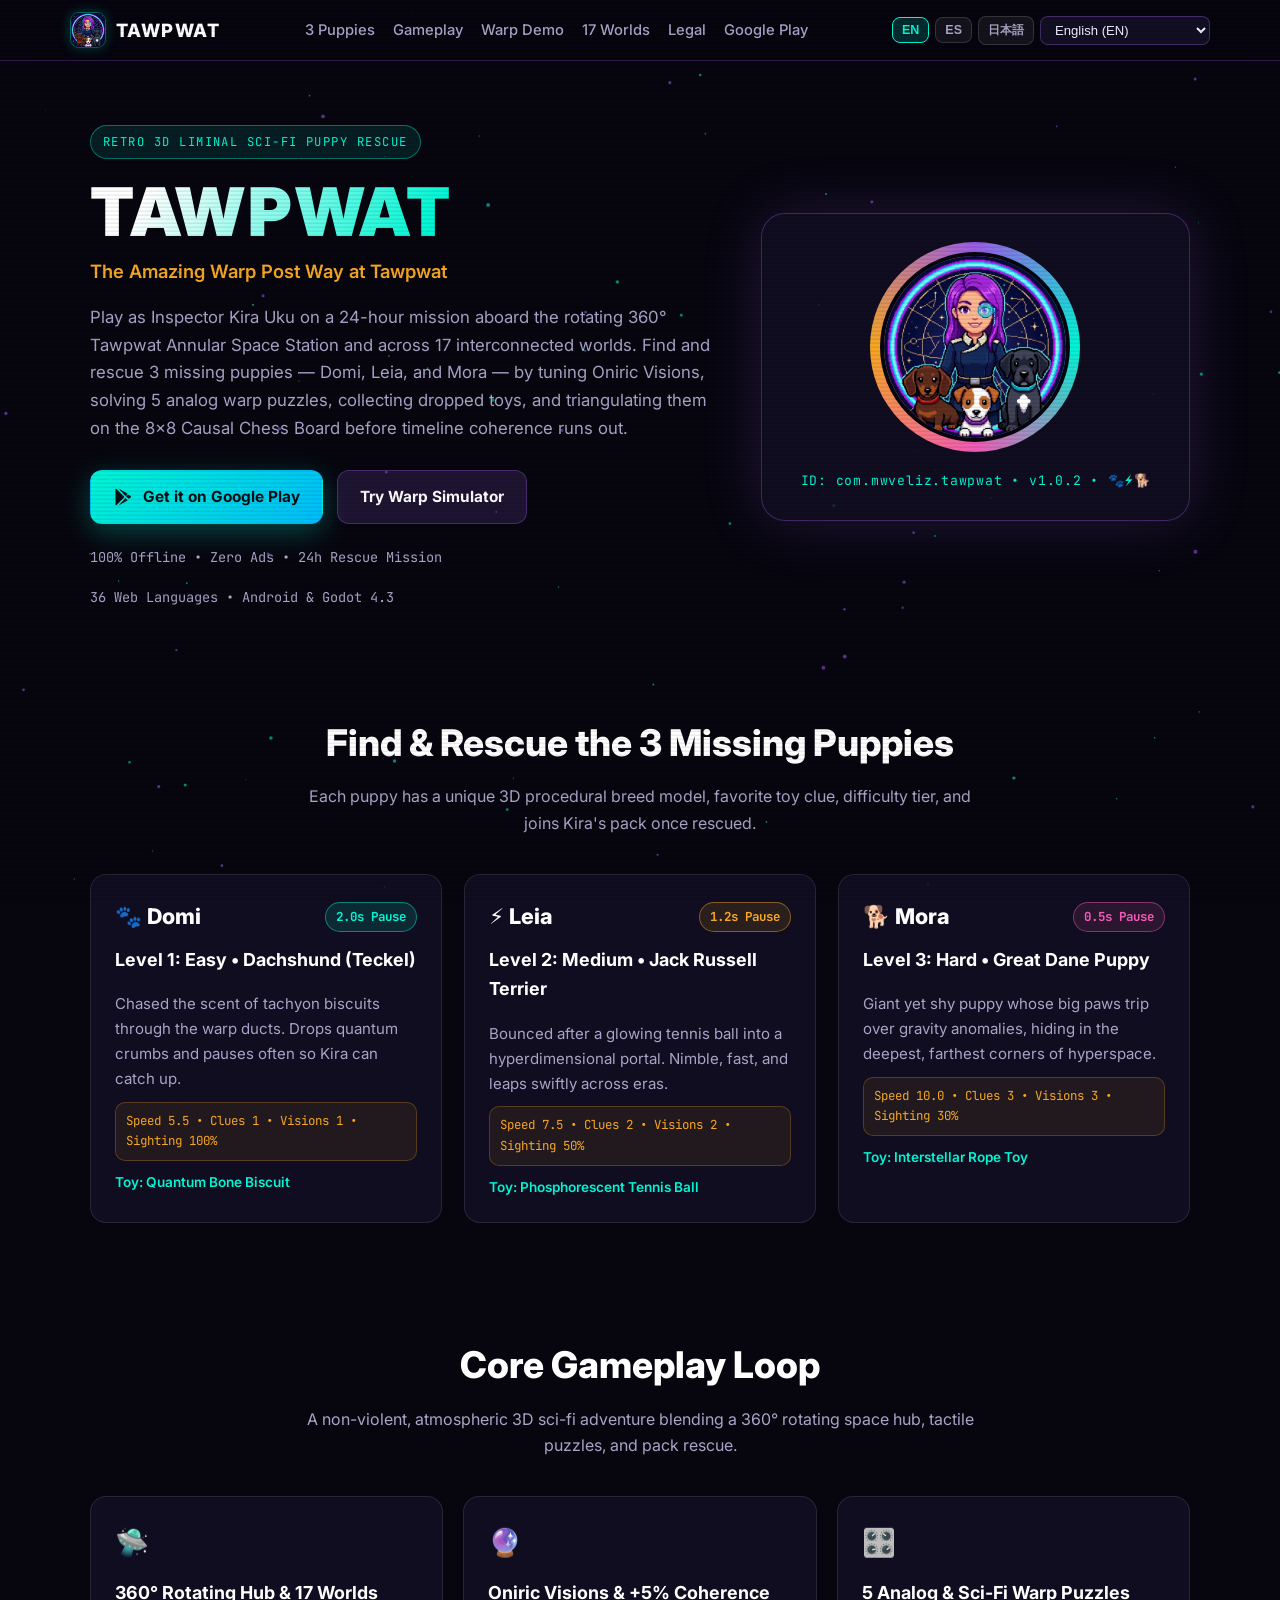
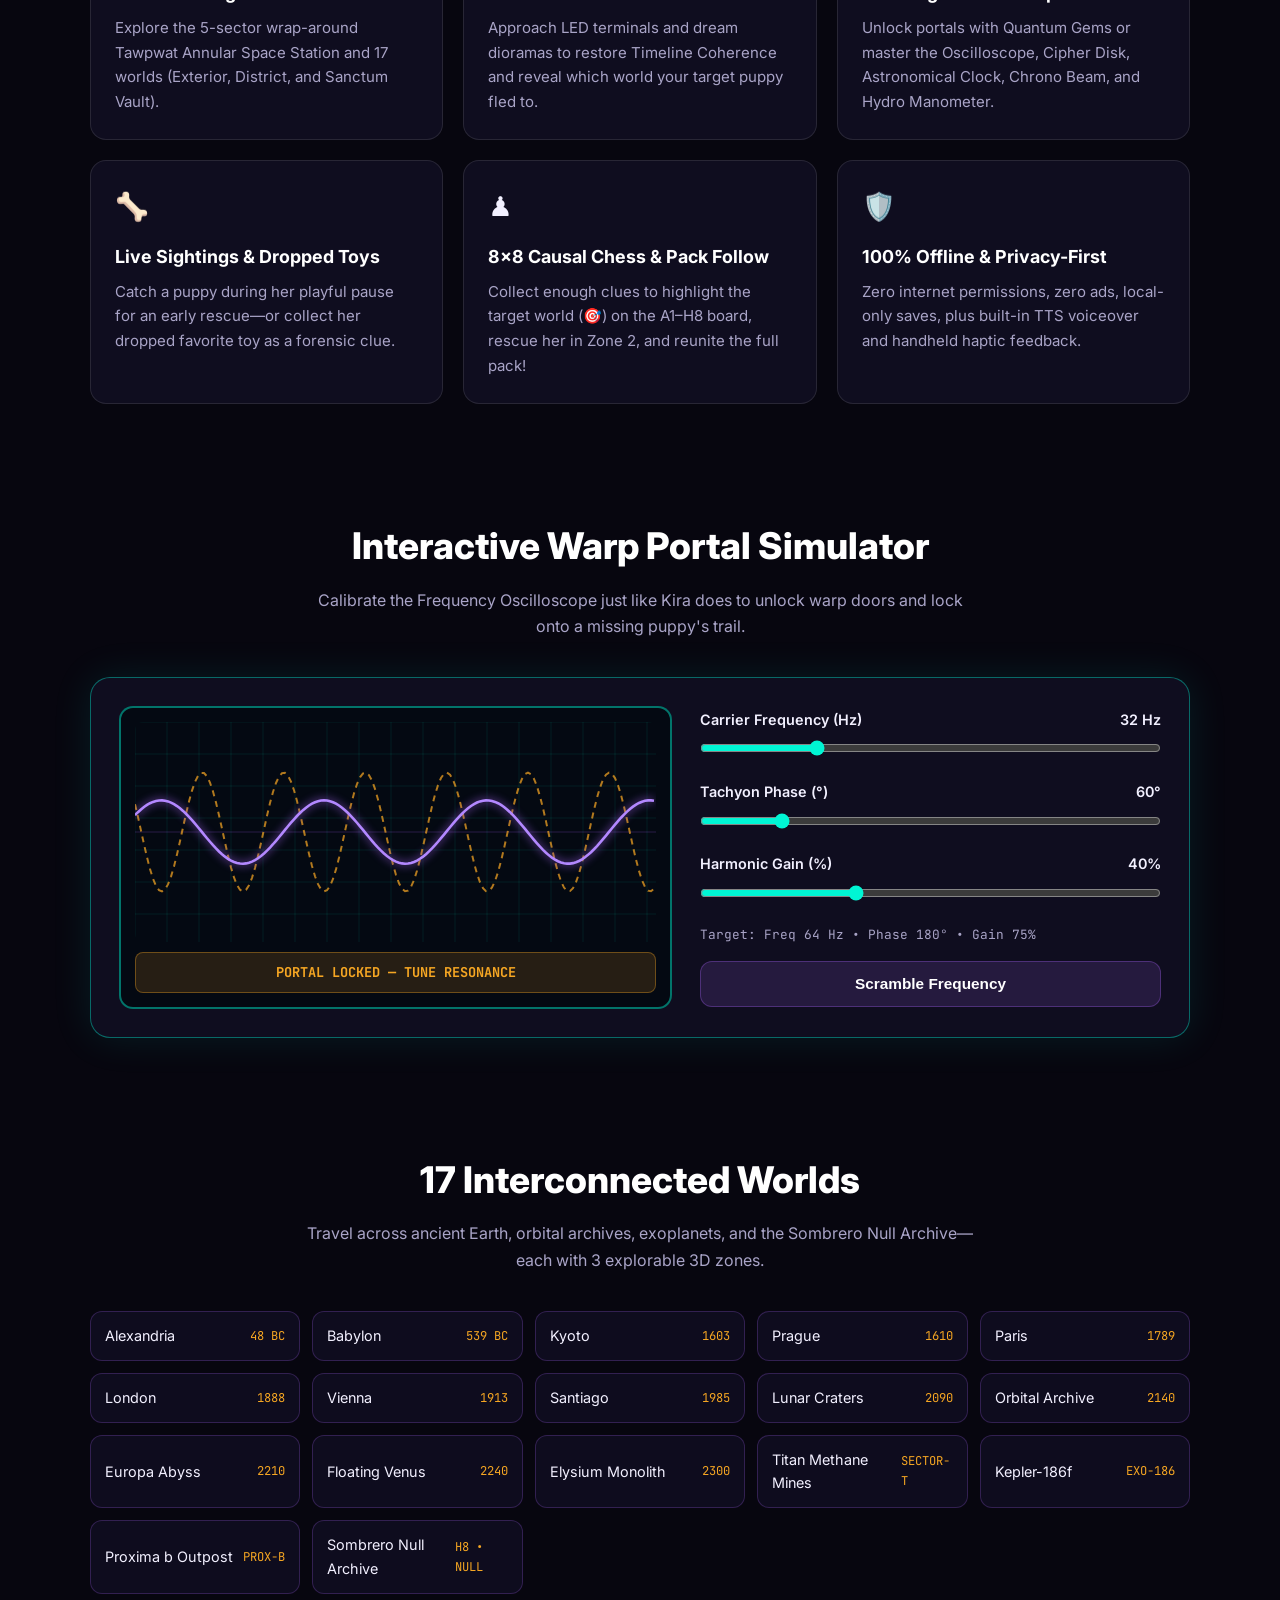
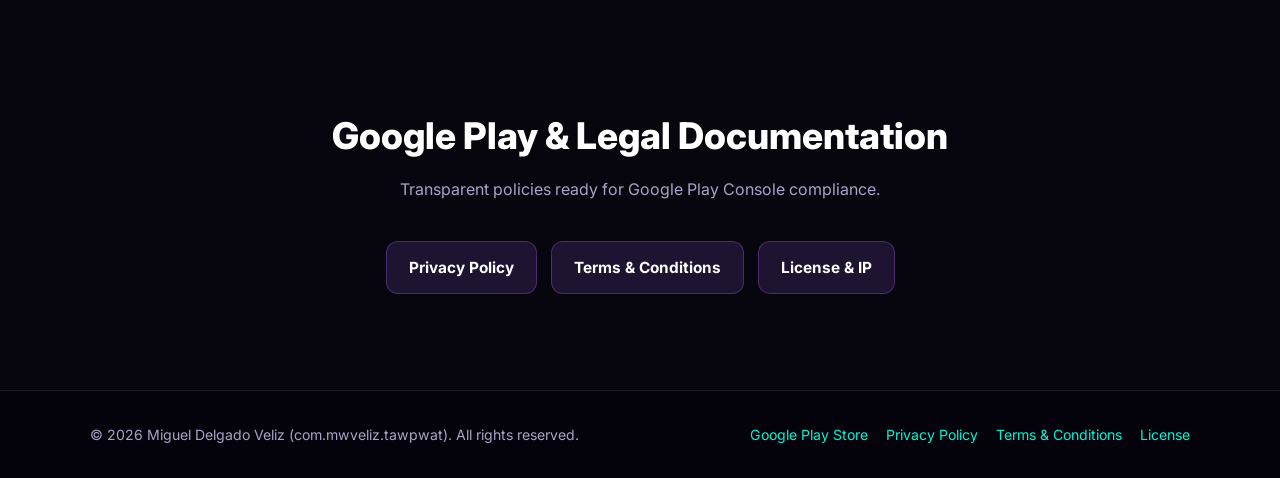
<file: index.html>
<!DOCTYPE html>
<html lang="en" dir="ltr">
<head>
  <meta charset="UTF-8" />
  <meta name="viewport" content="width=device-width, initial-scale=1.0" />
  <title>TAWPWAT — The Amazing Warp Post Way at Tawpwat | Official Landing</title>
  <meta name="description" content="TAWPWAT: Retro 3D Liminal Sci-Fi Puppy Rescue Adventure for Android. Play as Inspector Kira Uku on a 24h mission across a 360° rotating station and 17 worlds to rescue Domi, Leia, and Mora—100% offline." />
  <link rel="icon" type="image/png" href="assets/favicon.png" />
  <link rel="preconnect" href="https://fonts.googleapis.com" />
  <link rel="preconnect" href="https://fonts.gstatic.com" crossorigin />
  <link href="https://fonts.googleapis.com/css2?family=Inter:wght@400;600;700;800;900&family=JetBrains+Mono:wght@500;700&display=swap" rel="stylesheet" />
  <link rel="stylesheet" href="css/styles.css" />
</head>
<body>
  <canvas id="starfield-bg" aria-hidden="true"></canvas>

  <header class="site-header">
    <div class="container nav-inner">
      <a href="index.html" class="brand" data-preserve-lang>
        <img src="assets/icon.png" alt="TAWPWAT Icon" />
        <span>TAWPWAT</span>
      </a>

      <nav class="nav-links" aria-label="Primary">
        <a href="#puppies" data-i18n="nav.puppies">3 Puppies</a>
        <a href="#features" data-i18n="nav.features">Gameplay</a>
        <a href="#demo" data-i18n="nav.demo">Warp Demo</a>
        <a href="#worlds" data-i18n="nav.worlds">17 Worlds</a>
        <a href="#legal" data-i18n="nav.legal">Legal</a>
        <a href="https://play.google.com/store/apps/details?id=com.mwveliz.tawpwat" target="_blank" rel="noopener noreferrer" data-i18n="nav.play">Google Play</a>
      </nav>

      <div class="lang-controls" aria-label="Language Selector">
        <button type="button" class="lang-pill" data-lang="en">EN</button>
        <button type="button" class="lang-pill" data-lang="es">ES</button>
        <button type="button" class="lang-pill" data-lang="ja">日本語</button>
        <select id="lang-select" class="lang-select" aria-label="Select among 36 languages"></select>
      </div>
    </div>
  </header>

  <main>
    <section class="hero">
      <div class="container hero-grid">
        <div>
          <span class="badge" data-i18n="hero.badge">RETRO 3D LIMINAL SCI-FI PUPPY RESCUE</span>
          <h1>TAWPWAT</h1>
          <p class="hero-subtitle" data-i18n="hero.subtitle">The Amazing Warp Post Way at Tawpwat</p>
          <p class="hero-desc" data-i18n="hero.desc">
            Play as Inspector Kira Uku on a 24-hour mission aboard the rotating 360° Tawpwat Annular Space Station and across 17 interconnected worlds. Find and rescue 3 missing puppies — Domi, Leia, and Mora — by tuning Oniric Visions, solving 5 analog warp puzzles, collecting dropped toys, and triangulating them on the 8×8 Causal Chess Board before timeline coherence runs out.
          </p>

          <div class="hero-actions">
            <a class="btn btn-play" href="https://play.google.com/store/apps/details?id=com.mwveliz.tawpwat" target="_blank" rel="noopener noreferrer">
              <svg width="20" height="20" viewBox="0 0 24 24" fill="currentColor" aria-hidden="true"><path d="M3.609 1.814L13.792 12 3.61 22.186a1.99 1.99 0 0 1-.61-1.435V3.249c0-.553.226-1.076.609-1.435zM14.853 13.061l2.845 2.845-10.97 6.265 8.125-9.11zm3.765-3.765l2.531 1.445c.72.411.72 1.447 0 1.858l-2.531 1.445-3.199-3.199 3.199-1.549zM6.728 1.829l10.97 6.265-2.845 2.845-8.125-9.11z"/></svg>
              <span data-i18n="hero.ctaPlay">Get it on Google Play</span>
            </a>
            <a class="btn btn-secondary" href="#demo" data-i18n="hero.ctaDemo">Try Warp Simulator</a>
          </div>

          <div class="hero-meta">
            <span data-i18n="hero.metaOffline">100% Offline • Zero Ads • 24h Rescue Mission</span>
            <span data-i18n="hero.metaLangs">36 Web Languages • Android &amp; Godot 4.3</span>
          </div>
        </div>

        <div class="hero-portal-card">
          <div class="portal-ring">
            <img src="assets/icon.png" alt="Inspector Kira Uku &amp; Tawpwat Puppy Rescue" />
          </div>
          <p class="portal-caption">ID: com.mwveliz.tawpwat • v1.0.2 • 🐾⚡🐕</p>
        </div>
      </div>
    </section>

    <section id="puppies" class="section">
      <div class="container">
        <div class="section-header">
          <h2 data-i18n="puppies.heading">Find &amp; Rescue the 3 Missing Puppies</h2>
          <p data-i18n="puppies.sub">Each puppy has a unique 3D procedural breed model, favorite toy clue, difficulty tier, and joins Kira's pack once rescued.</p>
        </div>

        <div class="puppies-grid">
          <article class="card puppy-card">
            <div class="puppy-header">
              <span class="puppy-name">🐾 Domi</span>
              <span class="puppy-tier easy">2.0s Pause</span>
            </div>
            <h3 data-i18n="pup.domi.tier">Level 1: Easy • Dachshund (Teckel)</h3>
            <p data-i18n="pup.domi.desc">Chased the scent of tachyon biscuits through the warp ducts. Drops quantum crumbs and pauses often so Kira can catch up.</p>
            <div class="puppy-stats" data-i18n="pup.domi.stats">Speed 5.5 • Clues 1 • Visions 1 • Sighting 100%</div>
            <div class="puppy-toy" data-i18n="pup.domi.toy">Toy: Quantum Bone Biscuit</div>
          </article>

          <article class="card puppy-card">
            <div class="puppy-header">
              <span class="puppy-name">⚡ Leia</span>
              <span class="puppy-tier medium">1.2s Pause</span>
            </div>
            <h3 data-i18n="pup.leia.tier">Level 2: Medium • Jack Russell Terrier</h3>
            <p data-i18n="pup.leia.desc">Bounced after a glowing tennis ball into a hyperdimensional portal. Nimble, fast, and leaps swiftly across eras.</p>
            <div class="puppy-stats" data-i18n="pup.leia.stats">Speed 7.5 • Clues 2 • Visions 2 • Sighting 50%</div>
            <div class="puppy-toy" data-i18n="pup.leia.toy">Toy: Phosphorescent Tennis Ball</div>
          </article>

          <article class="card puppy-card">
            <div class="puppy-header">
              <span class="puppy-name">🐕 Mora</span>
              <span class="puppy-tier hard">0.5s Pause</span>
            </div>
            <h3 data-i18n="pup.mora.tier">Level 3: Hard • Great Dane Puppy</h3>
            <p data-i18n="pup.mora.desc">Giant yet shy puppy whose big paws trip over gravity anomalies, hiding in the deepest, farthest corners of hyperspace.</p>
            <div class="puppy-stats" data-i18n="pup.mora.stats">Speed 10.0 • Clues 3 • Visions 3 • Sighting 30%</div>
            <div class="puppy-toy" data-i18n="pup.mora.toy">Toy: Interstellar Rope Toy</div>
          </article>
        </div>
      </div>
    </section>

    <section id="features" class="section">
      <div class="container">
        <div class="section-header">
          <h2 data-i18n="features.heading">Core Gameplay Loop</h2>
          <p data-i18n="features.sub">A non-violent, atmospheric 3D sci-fi adventure blending a 360° rotating space hub, tactile puzzles, and pack rescue.</p>
        </div>

        <div class="cards-grid">
          <article class="card">
            <span class="card-icon">🛸</span>
            <h3 data-i18n="feat1.title">360° Rotating Hub &amp; 17 Worlds</h3>
            <p data-i18n="feat1.desc">Explore the 5-sector wrap-around Tawpwat Annular Space Station and 17 worlds (Exterior, District, and Sanctum Vault).</p>
          </article>

          <article class="card">
            <span class="card-icon">🔮</span>
            <h3 data-i18n="feat2.title">Oniric Visions &amp; +5% Coherence</h3>
            <p data-i18n="feat2.desc">Approach LED terminals and dream dioramas to restore Timeline Coherence and reveal which world your target puppy fled to.</p>
          </article>

          <article class="card">
            <span class="card-icon">🎛️</span>
            <h3 data-i18n="feat3.title">5 Analog &amp; Sci-Fi Warp Puzzles</h3>
            <p data-i18n="feat3.desc">Unlock portals with Quantum Gems or master the Oscilloscope, Cipher Disk, Astronomical Clock, Chrono Beam, and Hydro Manometer.</p>
          </article>

          <article class="card">
            <span class="card-icon">🦴</span>
            <h3 data-i18n="feat4.title">Live Sightings &amp; Dropped Toys</h3>
            <p data-i18n="feat4.desc">Catch a puppy during her playful pause for an early rescue—or collect her dropped favorite toy as a forensic clue.</p>
          </article>

          <article class="card">
            <span class="card-icon">♟️</span>
            <h3 data-i18n="feat5.title">8×8 Causal Chess &amp; Pack Follow</h3>
            <p data-i18n="feat5.desc">Collect enough clues to highlight the target world (🎯) on the A1–H8 board, rescue her in Zone 2, and reunite the full pack!</p>
          </article>

          <article class="card">
            <span class="card-icon">🛡️</span>
            <h3 data-i18n="feat6.title">100% Offline &amp; Privacy-First</h3>
            <p data-i18n="feat6.desc">Zero internet permissions, zero ads, local-only saves, plus built-in TTS voiceover and handheld haptic feedback.</p>
          </article>
        </div>
      </div>
    </section>

    <section id="demo" class="section">
      <div class="container">
        <div class="section-header">
          <h2 data-i18n="demo.heading">Interactive Warp Portal Simulator</h2>
          <p data-i18n="demo.sub">Calibrate the Frequency Oscilloscope just like Kira does to unlock warp doors and lock onto a missing puppy's trail.</p>
        </div>

        <div class="demo-panel">
          <div class="scope-screen">
            <canvas id="oscilloscope-canvas" width="540" height="220"></canvas>
            <div id="scope-status" class="scope-status" data-i18n="demo.locked">PORTAL LOCKED — TUNE RESONANCE</div>
          </div>

          <div class="scope-controls">
            <div class="slider-group">
              <label for="slider-freq">
                <span data-i18n="demo.freqLabel">Carrier Frequency (Hz)</span>
                <span id="val-freq">32 Hz</span>
              </label>
              <input id="slider-freq" type="range" min="10" max="100" value="32" />
            </div>

            <div class="slider-group">
              <label for="slider-phase">
                <span data-i18n="demo.phaseLabel">Tachyon Phase (°)</span>
                <span id="val-phase">60°</span>
              </label>
              <input id="slider-phase" type="range" min="0" max="360" value="60" />
            </div>

            <div class="slider-group">
              <label for="slider-amp">
                <span data-i18n="demo.ampLabel">Harmonic Gain (%)</span>
                <span id="val-amp">40%</span>
              </label>
              <input id="slider-amp" type="range" min="10" max="100" value="40" />
            </div>

            <p class="scope-hint" data-i18n="demo.hint">Target: Freq 64 Hz • Phase 180° • Gain 75%</p>
            <button id="btn-scramble" type="button" class="btn btn-secondary" data-i18n="demo.reset">Scramble Frequency</button>
          </div>
        </div>
      </div>
    </section>

    <section id="worlds" class="section">
      <div class="container">
        <div class="section-header">
          <h2 data-i18n="worlds.heading">17 Interconnected Worlds</h2>
          <p data-i18n="worlds.sub">Travel across ancient Earth, orbital archives, exoplanets, and the Sombrero Null Archive—each with 3 explorable 3D zones.</p>
        </div>

        <div class="worlds-grid">
          <div class="world-chip"><span>Alexandria</span><span class="world-era">48 BC</span></div>
          <div class="world-chip"><span>Babylon</span><span class="world-era">539 BC</span></div>
          <div class="world-chip"><span>Kyoto</span><span class="world-era">1603</span></div>
          <div class="world-chip"><span>Prague</span><span class="world-era">1610</span></div>
          <div class="world-chip"><span>Paris</span><span class="world-era">1789</span></div>
          <div class="world-chip"><span>London</span><span class="world-era">1888</span></div>
          <div class="world-chip"><span>Vienna</span><span class="world-era">1913</span></div>
          <div class="world-chip"><span>Santiago</span><span class="world-era">1985</span></div>
          <div class="world-chip"><span>Lunar Craters</span><span class="world-era">2090</span></div>
          <div class="world-chip"><span>Orbital Archive</span><span class="world-era">2140</span></div>
          <div class="world-chip"><span>Europa Abyss</span><span class="world-era">2210</span></div>
          <div class="world-chip"><span>Floating Venus</span><span class="world-era">2240</span></div>
          <div class="world-chip"><span>Elysium Monolith</span><span class="world-era">2300</span></div>
          <div class="world-chip"><span>Titan Methane Mines</span><span class="world-era">SECTOR-T</span></div>
          <div class="world-chip"><span>Kepler-186f</span><span class="world-era">EXO-186</span></div>
          <div class="world-chip"><span>Proxima b Outpost</span><span class="world-era">PROX-B</span></div>
          <div class="world-chip"><span>Sombrero Null Archive</span><span class="world-era">H8 • NULL</span></div>
        </div>
      </div>
    </section>

    <section id="legal" class="section">
      <div class="container">
        <div class="section-header">
          <h2 data-i18n="legal.heading">Google Play &amp; Legal Documentation</h2>
          <p data-i18n="legal.sub">Transparent policies ready for Google Play Console compliance.</p>
        </div>

        <div class="legal-actions">
          <a href="privacy.html" class="btn btn-secondary" data-preserve-lang data-i18n="legal.privacyBtn">Privacy Policy</a>
          <a href="terms.html" class="btn btn-secondary" data-preserve-lang data-i18n="legal.termsBtn">Terms &amp; Conditions</a>
          <a href="license.html" class="btn btn-secondary" data-preserve-lang data-i18n="legal.licenseBtn">License &amp; IP</a>
        </div>
      </div>
    </section>
  </main>

  <footer class="site-footer">
    <div class="container footer-inner">
      <p data-i18n="footer.rights">© 2026 Miguel Delgado Veliz (com.mwveliz.tawpwat). All rights reserved.</p>
      <div class="footer-links">
        <a href="https://play.google.com/store/apps/details?id=com.mwveliz.tawpwat" target="_blank" rel="noopener noreferrer" data-i18n="footer.playLink">Google Play Store</a>
        <a href="privacy.html" data-preserve-lang data-i18n="footer.privacy">Privacy Policy</a>
        <a href="terms.html" data-preserve-lang data-i18n="footer.terms">Terms &amp; Conditions</a>
        <a href="license.html" data-preserve-lang data-i18n="footer.license">License</a>
      </div>
    </div>
  </footer>

  <script defer src="js/i18n.js"></script>
  <script defer src="js/app.js"></script>
</body>
</html>
</file>
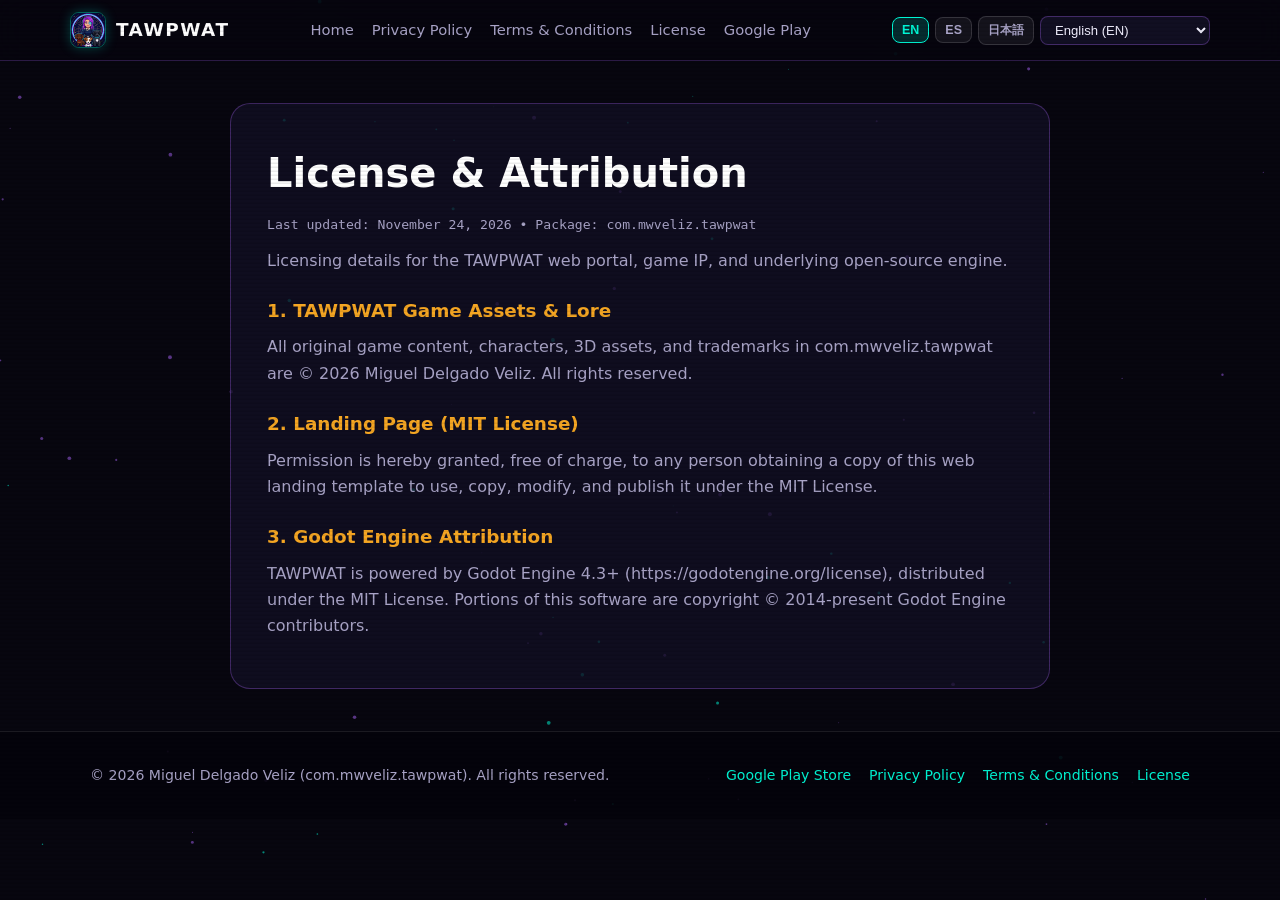
<file: license.html>
<!DOCTYPE html>
<html lang="en" dir="ltr">
<head>
  <meta charset="UTF-8" />
  <meta name="viewport" content="width=device-width, initial-scale=1.0" />
  <title>License &amp; Attribution — TAWPWAT (com.mwveliz.tawpwat)</title>
  <link rel="icon" type="image/png" href="assets/favicon.png" />
  <link rel="stylesheet" href="css/styles.css" />
</head>
<body>
  <canvas id="starfield-bg" aria-hidden="true"></canvas>

  <header class="site-header">
    <div class="container nav-inner">
      <a href="index.html" class="brand" data-preserve-lang>
        <img src="assets/icon.png" alt="TAWPWAT Icon" />
        <span>TAWPWAT</span>
      </a>
      <nav class="nav-links">
        <a href="index.html" data-preserve-lang data-i18n="nav.home">Home</a>
        <a href="privacy.html" data-preserve-lang data-i18n="footer.privacy">Privacy Policy</a>
        <a href="terms.html" data-preserve-lang data-i18n="footer.terms">Terms &amp; Conditions</a>
        <a href="license.html" data-preserve-lang data-i18n="footer.license">License</a>
        <a href="https://play.google.com/store/apps/details?id=com.mwveliz.tawpwat" target="_blank" rel="noopener noreferrer" data-i18n="nav.play">Google Play</a>
      </nav>
      <div class="lang-controls">
        <button type="button" class="lang-pill" data-lang="en">EN</button>
        <button type="button" class="lang-pill" data-lang="es">ES</button>
        <button type="button" class="lang-pill" data-lang="ja">日本語</button>
        <select id="lang-select" class="lang-select" aria-label="Select language"></select>
      </div>
    </div>
  </header>

  <main class="container">
    <article class="legal-doc">
      <h1 data-i18n="license.title">License &amp; Attribution</h1>
      <p class="legal-updated" data-i18n="license.updated">Last updated: November 24, 2026 • Package: com.mwveliz.tawpwat</p>
      <p data-i18n="license.intro">Licensing details for the TAWPWAT web portal, game IP, and underlying open-source engine.</p>

      <h2 data-i18n="license.s1Title">1. TAWPWAT Game Assets &amp; Lore</h2>
      <p data-i18n="license.s1Body">All original game content, storylets, character designs, and trademarks in com.mwveliz.tawpwat are © 2026 Miguel Delgado Veliz. All rights reserved.</p>

      <h2 data-i18n="license.s2Title">2. Landing Page (MIT License)</h2>
      <p data-i18n="license.s2Body">Permission is hereby granted, free of charge, to any person obtaining a copy of this web landing template to use, copy, modify, and publish it under the MIT License.</p>

      <h2 data-i18n="license.s3Title">3. Godot Engine Attribution</h2>
      <p data-i18n="license.s3Body">TAWPWAT is powered by Godot Engine 4.3+ (https://godotengine.org/license), distributed under the MIT License. Portions of this software are copyright © 2014-present Godot Engine contributors.</p>
    </article>
  </main>

  <footer class="site-footer">
    <div class="container footer-inner">
      <p data-i18n="footer.rights">© 2026 Miguel Delgado Veliz (com.mwveliz.tawpwat). All rights reserved.</p>
      <div class="footer-links">
        <a href="https://play.google.com/store/apps/details?id=com.mwveliz.tawpwat" target="_blank" rel="noopener noreferrer" data-i18n="footer.playLink">Google Play Store</a>
        <a href="privacy.html" data-preserve-lang data-i18n="footer.privacy">Privacy Policy</a>
        <a href="terms.html" data-preserve-lang data-i18n="footer.terms">Terms &amp; Conditions</a>
        <a href="license.html" data-preserve-lang data-i18n="footer.license">License</a>
      </div>
    </div>
  </footer>

  <script defer src="js/i18n.js"></script>
  <script defer src="js/app.js"></script>
</body>
</html>
</file>
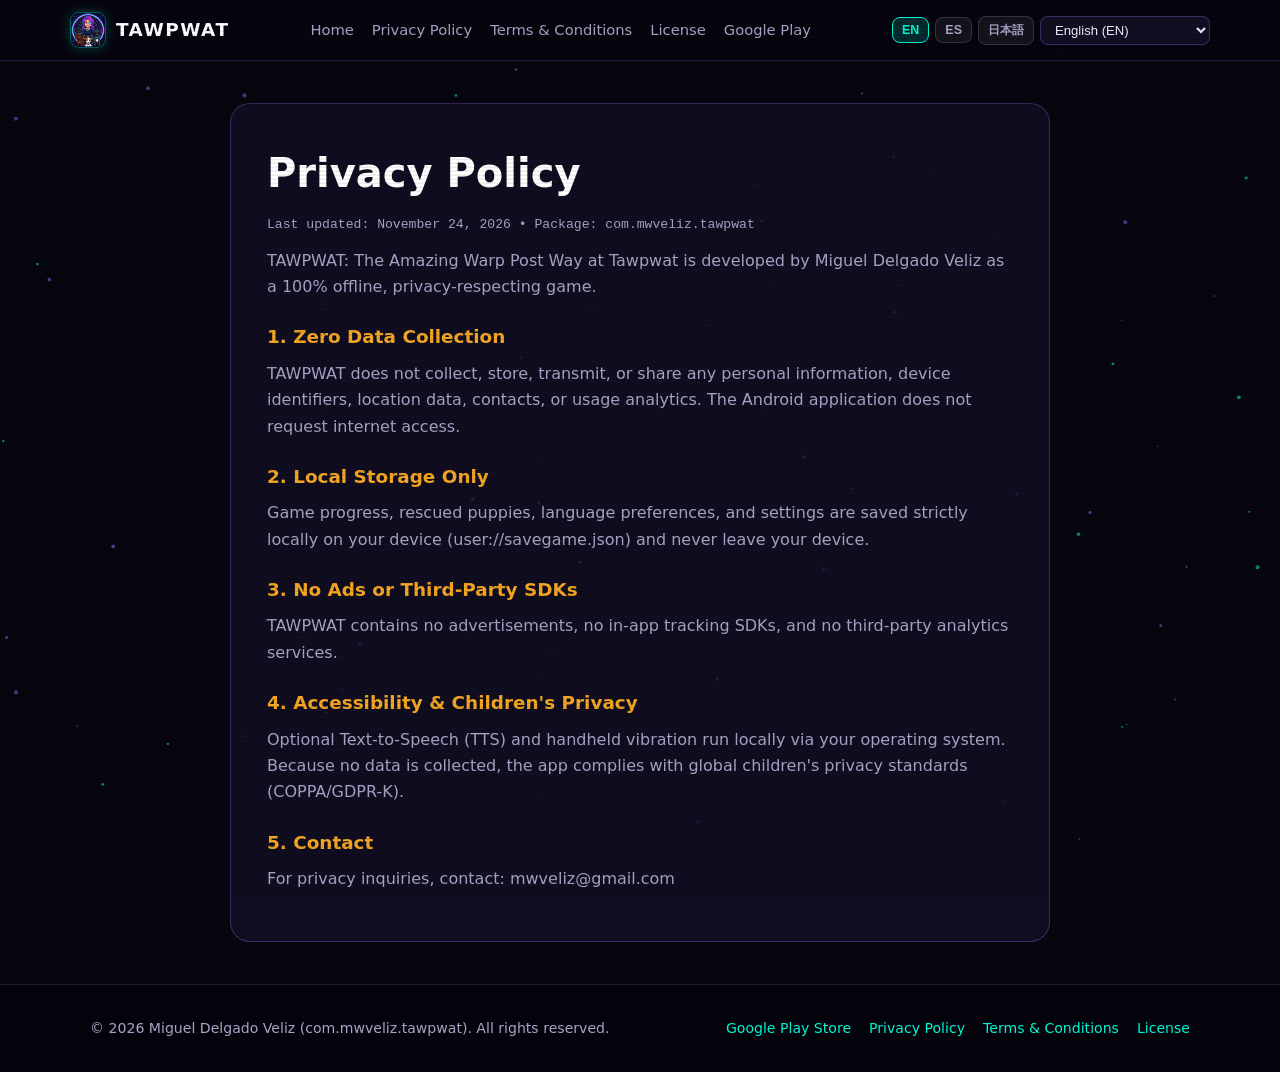
<file: privacy.html>
<!DOCTYPE html>
<html lang="en" dir="ltr">
<head>
  <meta charset="UTF-8" />
  <meta name="viewport" content="width=device-width, initial-scale=1.0" />
  <title>Privacy Policy — TAWPWAT (com.mwveliz.tawpwat)</title>
  <link rel="icon" type="image/png" href="assets/favicon.png" />
  <link rel="stylesheet" href="css/styles.css" />
</head>
<body>
  <canvas id="starfield-bg" aria-hidden="true"></canvas>

  <header class="site-header">
    <div class="container nav-inner">
      <a href="index.html" class="brand" data-preserve-lang>
        <img src="assets/icon.png" alt="TAWPWAT Icon" />
        <span>TAWPWAT</span>
      </a>
      <nav class="nav-links">
        <a href="index.html" data-preserve-lang data-i18n="nav.home">Home</a>
        <a href="privacy.html" data-preserve-lang data-i18n="footer.privacy">Privacy Policy</a>
        <a href="terms.html" data-preserve-lang data-i18n="footer.terms">Terms &amp; Conditions</a>
        <a href="license.html" data-preserve-lang data-i18n="footer.license">License</a>
        <a href="https://play.google.com/store/apps/details?id=com.mwveliz.tawpwat" target="_blank" rel="noopener noreferrer" data-i18n="nav.play">Google Play</a>
      </nav>
      <div class="lang-controls">
        <button type="button" class="lang-pill" data-lang="en">EN</button>
        <button type="button" class="lang-pill" data-lang="es">ES</button>
        <button type="button" class="lang-pill" data-lang="ja">日本語</button>
        <select id="lang-select" class="lang-select" aria-label="Select language"></select>
      </div>
    </div>
  </header>

  <main class="container">
    <article class="legal-doc">
      <h1 data-i18n="privacy.title">Privacy Policy</h1>
      <p class="legal-updated" data-i18n="privacy.updated">Last updated: November 24, 2026 • Package: com.mwveliz.tawpwat</p>
      <p data-i18n="privacy.intro">TAWPWAT: The Amazing Warp Post Way at Tawpwat is developed by Miguel Delgado Veliz as a 100% offline, privacy-respecting game.</p>

      <h2 data-i18n="privacy.s1Title">1. Zero Data Collection</h2>
      <p data-i18n="privacy.s1Body">TAWPWAT does not collect, store, transmit, or share any personal information, device identifiers, location data, contacts, or usage analytics. The Android application does not request internet access.</p>

      <h2 data-i18n="privacy.s2Title">2. Local Storage Only</h2>
      <p data-i18n="privacy.s2Body">Game progress, unlocked relics, language preferences, and settings are saved strictly locally on your device (user://savegame.json) and never leave your device.</p>

      <h2 data-i18n="privacy.s3Title">3. No Ads or Third-Party SDKs</h2>
      <p data-i18n="privacy.s3Body">TAWPWAT contains no advertisements, no in-app tracking SDKs, and no third-party analytics services.</p>

      <h2 data-i18n="privacy.s4Title">4. Accessibility &amp; Children's Privacy</h2>
      <p data-i18n="privacy.s4Body">Optional Text-to-Speech (TTS) and handheld vibration run locally via your operating system. Because no data is collected, the app complies with global children's privacy standards (COPPA/GDPR-K).</p>

      <h2 data-i18n="privacy.s5Title">5. Contact</h2>
      <p data-i18n="privacy.s5Body">For privacy inquiries, contact: mwveliz@gmail.com</p>
    </article>
  </main>

  <footer class="site-footer">
    <div class="container footer-inner">
      <p data-i18n="footer.rights">© 2026 Miguel Delgado Veliz (com.mwveliz.tawpwat). All rights reserved.</p>
      <div class="footer-links">
        <a href="https://play.google.com/store/apps/details?id=com.mwveliz.tawpwat" target="_blank" rel="noopener noreferrer" data-i18n="footer.playLink">Google Play Store</a>
        <a href="privacy.html" data-preserve-lang data-i18n="footer.privacy">Privacy Policy</a>
        <a href="terms.html" data-preserve-lang data-i18n="footer.terms">Terms &amp; Conditions</a>
        <a href="license.html" data-preserve-lang data-i18n="footer.license">License</a>
      </div>
    </div>
  </footer>

  <script defer src="js/i18n.js"></script>
  <script defer src="js/app.js"></script>
</body>
</html>
</file>
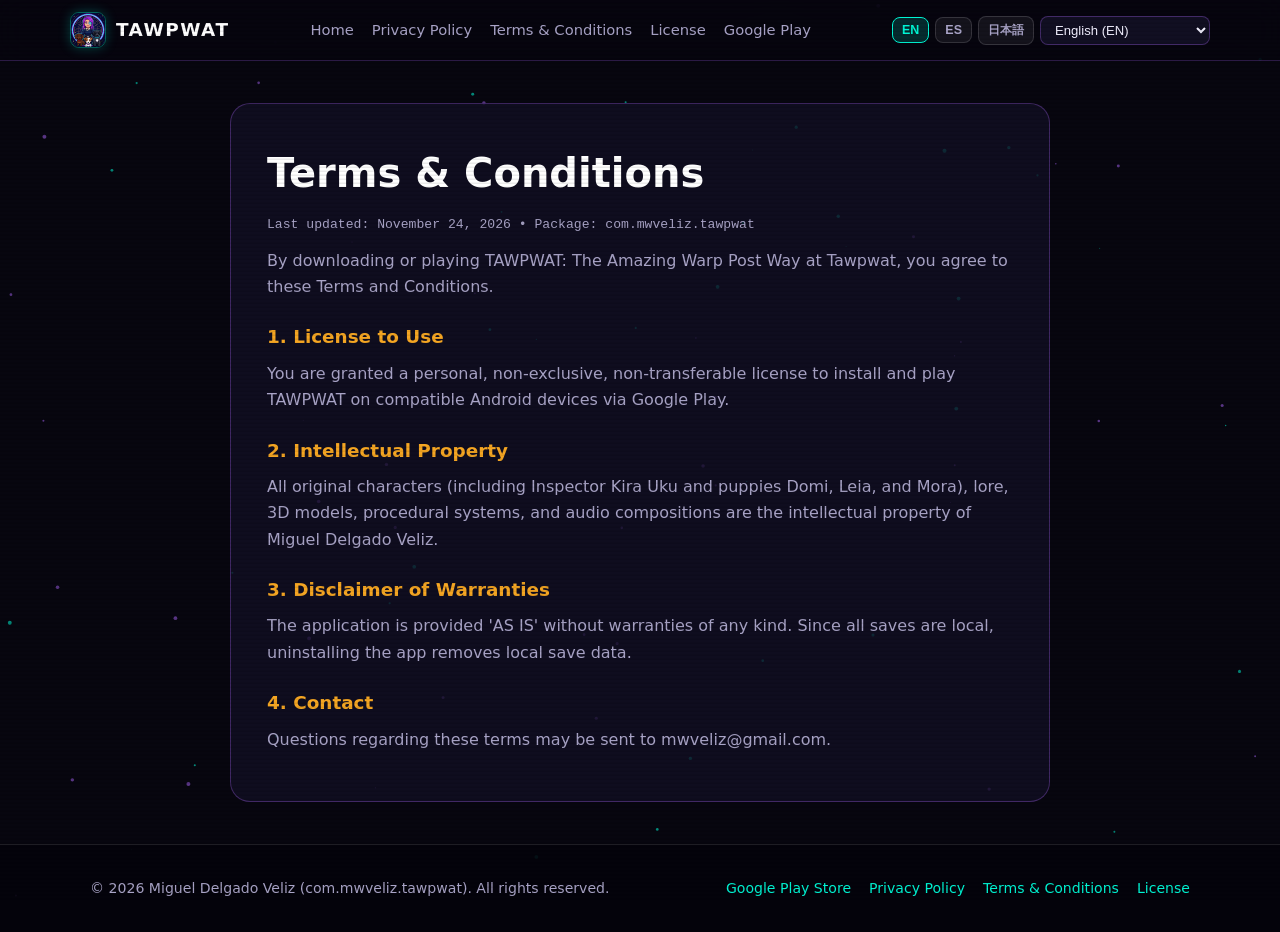
<file: terms.html>
<!DOCTYPE html>
<html lang="en" dir="ltr">
<head>
  <meta charset="UTF-8" />
  <meta name="viewport" content="width=device-width, initial-scale=1.0" />
  <title>Terms &amp; Conditions — TAWPWAT (com.mwveliz.tawpwat)</title>
  <link rel="icon" type="image/png" href="assets/favicon.png" />
  <link rel="stylesheet" href="css/styles.css" />
</head>
<body>
  <canvas id="starfield-bg" aria-hidden="true"></canvas>

  <header class="site-header">
    <div class="container nav-inner">
      <a href="index.html" class="brand" data-preserve-lang>
        <img src="assets/icon.png" alt="TAWPWAT Icon" />
        <span>TAWPWAT</span>
      </a>
      <nav class="nav-links">
        <a href="index.html" data-preserve-lang data-i18n="nav.home">Home</a>
        <a href="privacy.html" data-preserve-lang data-i18n="footer.privacy">Privacy Policy</a>
        <a href="terms.html" data-preserve-lang data-i18n="footer.terms">Terms &amp; Conditions</a>
        <a href="license.html" data-preserve-lang data-i18n="footer.license">License</a>
        <a href="https://play.google.com/store/apps/details?id=com.mwveliz.tawpwat" target="_blank" rel="noopener noreferrer" data-i18n="nav.play">Google Play</a>
      </nav>
      <div class="lang-controls">
        <button type="button" class="lang-pill" data-lang="en">EN</button>
        <button type="button" class="lang-pill" data-lang="es">ES</button>
        <button type="button" class="lang-pill" data-lang="ja">日本語</button>
        <select id="lang-select" class="lang-select" aria-label="Select language"></select>
      </div>
    </div>
  </header>

  <main class="container">
    <article class="legal-doc">
      <h1 data-i18n="terms.title">Terms &amp; Conditions</h1>
      <p class="legal-updated" data-i18n="terms.updated">Last updated: November 24, 2026 • Package: com.mwveliz.tawpwat</p>
      <p data-i18n="terms.intro">By downloading or playing TAWPWAT: The Amazing Warp Post Way at Tawpwat, you agree to these Terms and Conditions.</p>

      <h2 data-i18n="terms.s1Title">1. License to Use</h2>
      <p data-i18n="terms.s1Body">You are granted a personal, non-exclusive, non-transferable license to install and play TAWPWAT on compatible Android devices via Google Play.</p>

      <h2 data-i18n="terms.s2Title">2. Intellectual Property</h2>
      <p data-i18n="terms.s2Body">All original characters (including Inspector Kira Uku), lore, 3D models, procedural narrative systems, and audio compositions are the intellectual property of Miguel Delgado Veliz.</p>

      <h2 data-i18n="terms.s3Title">3. Disclaimer of Warranties</h2>
      <p data-i18n="terms.s3Body">The application is provided 'AS IS' without warranties of any kind. Since all saves are local, uninstalling the app removes local save data.</p>

      <h2 data-i18n="terms.s4Title">4. Contact</h2>
      <p data-i18n="terms.s4Body">Questions regarding these terms may be sent to mwveliz@gmail.com.</p>
    </article>
  </main>

  <footer class="site-footer">
    <div class="container footer-inner">
      <p data-i18n="footer.rights">© 2026 Miguel Delgado Veliz (com.mwveliz.tawpwat). All rights reserved.</p>
      <div class="footer-links">
        <a href="https://play.google.com/store/apps/details?id=com.mwveliz.tawpwat" target="_blank" rel="noopener noreferrer" data-i18n="footer.playLink">Google Play Store</a>
        <a href="privacy.html" data-preserve-lang data-i18n="footer.privacy">Privacy Policy</a>
        <a href="terms.html" data-preserve-lang data-i18n="footer.terms">Terms &amp; Conditions</a>
        <a href="license.html" data-preserve-lang data-i18n="footer.license">License</a>
      </div>
    </div>
  </footer>

  <script defer src="js/i18n.js"></script>
  <script defer src="js/app.js"></script>
</body>
</html>
</file>
<file: css/styles.css>
/* TAWPWAT Landing & Legal Pages — Retro 3D Liminal Sci-Fi Aesthetic */
:root {
  --bg-void: #07060f;
  --bg-surface: rgba(18, 16, 36, 0.78);
  --bg-surface-hover: rgba(28, 25, 56, 0.92);
  --border-glow: rgba(155, 93, 229, 0.35);
  --border-cyan: rgba(0, 245, 212, 0.4);
  --violet: #9b5de5;
  --cyan: #00f5d4;
  --amber: #f5a623;
  --magenta: #f15bb5;
  --text-main: #f2f0ff;
  --text-muted: #a9a4c7;
  --radius: 16px;
  --max-w: 1140px;
}

* {
  box-sizing: border-box;
  margin: 0;
  padding: 0;
}

html {
  scroll-behavior: smooth;
}

body {
  font-family: "Inter", system-ui, -apple-system, BlinkMacSystemFont, "Segoe UI", Roboto, sans-serif;
  background-color: var(--bg-void);
  color: var(--text-main);
  line-height: 1.65;
  overflow-x: hidden;
  min-height: 100vh;
  position: relative;
}

/* Subtle CRT scanline overlay */
body::after {
  content: "";
  position: fixed;
  inset: 0;
  pointer-events: none;
  z-index: 999;
  background: repeating-linear-gradient(
    to bottom,
    rgba(255, 255, 255, 0) 0px,
    rgba(255, 255, 255, 0) 2px,
    rgba(0, 0, 0, 0.08) 3px,
    rgba(0, 0, 0, 0.08) 4px
  );
}

#starfield-bg {
  position: fixed;
  inset: 0;
  width: 100%;
  height: 100%;
  z-index: -1;
  pointer-events: none;
}

a {
  color: var(--cyan);
  text-decoration: none;
  transition: color 0.2s ease, opacity 0.2s ease;
}

a:hover {
  color: #ffffff;
}

.container {
  width: 100%;
  max-width: var(--max-w);
  margin: 0 auto;
  padding: 0 20px;
}

/* Header & Navigation */
.site-header {
  position: sticky;
  top: 0;
  z-index: 100;
  backdrop-filter: blur(14px);
  -webkit-backdrop-filter: blur(14px);
  background: rgba(7, 6, 15, 0.82);
  border-bottom: 1px solid rgba(155, 93, 229, 0.25);
}

.nav-inner {
  display: flex;
  align-items: center;
  justify-content: space-between;
  gap: 16px;
  padding: 12px 0;
  flex-wrap: wrap;
}

.brand {
  display: flex;
  align-items: center;
  gap: 10px;
  font-weight: 800;
  font-size: 1.15rem;
  letter-spacing: 0.08em;
  color: #fff;
}

.brand img {
  width: 36px;
  height: 36px;
  border-radius: 9px;
  border: 1px solid var(--border-cyan);
  box-shadow: 0 0 12px rgba(0, 245, 212, 0.25);
}

.nav-links {
  display: flex;
  align-items: center;
  gap: 18px;
  flex-wrap: wrap;
}

.nav-links a {
  color: var(--text-muted);
  font-size: 0.92rem;
  font-weight: 500;
}

.nav-links a:hover {
  color: var(--cyan);
}

.lang-controls {
  display: flex;
  align-items: center;
  gap: 6px;
  flex-wrap: wrap;
}

.lang-pill {
  background: rgba(255, 255, 255, 0.06);
  color: var(--text-muted);
  border: 1px solid rgba(255, 255, 255, 0.14);
  border-radius: 8px;
  padding: 5px 9px;
  font-size: 0.78rem;
  font-weight: 700;
  cursor: pointer;
  transition: all 0.2s ease;
}

.lang-pill:hover,
.lang-pill.active {
  background: rgba(0, 245, 212, 0.16);
  color: var(--cyan);
  border-color: var(--cyan);
}

.lang-select {
  background: rgba(18, 16, 36, 0.95);
  color: var(--text-main);
  border: 1px solid var(--border-glow);
  border-radius: 8px;
  padding: 5px 10px;
  font-size: 0.82rem;
  cursor: pointer;
  max-width: 170px;
}

/* Hero Section */
.hero {
  padding: 64px 0 48px;
}

.hero-grid {
  display: grid;
  grid-template-columns: 1.25fr 0.85fr;
  gap: 40px;
  align-items: center;
}

.badge {
  display: inline-block;
  font-family: "JetBrains Mono", monospace;
  font-size: 0.76rem;
  letter-spacing: 0.12em;
  text-transform: uppercase;
  color: var(--cyan);
  background: rgba(0, 245, 212, 0.1);
  border: 1px solid var(--border-cyan);
  padding: 6px 12px;
  border-radius: 999px;
  margin-bottom: 18px;
}

.hero h1 {
  font-size: clamp(2.6rem, 5.5vw, 4.2rem);
  font-weight: 900;
  letter-spacing: 0.04em;
  line-height: 1.05;
  background: linear-gradient(120deg, #ffffff 10%, var(--cyan) 55%, var(--violet) 95%);
  -webkit-background-clip: text;
  -webkit-text-fill-color: transparent;
  margin-bottom: 8px;
}

.hero-subtitle {
  font-size: 1.15rem;
  font-weight: 600;
  color: var(--amber);
  margin-bottom: 18px;
}

.hero-desc {
  color: var(--text-muted);
  font-size: 1.05rem;
  margin-bottom: 28px;
  max-width: 60ch;
}

.hero-actions {
  display: flex;
  gap: 14px;
  flex-wrap: wrap;
  margin-bottom: 22px;
}

.btn {
  display: inline-flex;
  align-items: center;
  justify-content: center;
  gap: 10px;
  padding: 13px 22px;
  border-radius: 12px;
  font-weight: 700;
  font-size: 0.96rem;
  cursor: pointer;
  border: 1px solid transparent;
  transition: transform 0.18s ease, box-shadow 0.2s ease, background 0.2s ease;
}

.btn:hover {
  transform: translateY(-2px);
}

.btn-play {
  background: linear-gradient(135deg, #00f5d4, #00bbf9);
  color: #041014;
  box-shadow: 0 8px 28px rgba(0, 245, 212, 0.28);
}

.btn-play:hover {
  color: #041014;
  box-shadow: 0 12px 34px rgba(0, 245, 212, 0.42);
}

.btn-secondary {
  background: rgba(155, 93, 229, 0.16);
  color: #fff;
  border-color: var(--border-glow);
}

.btn-secondary:hover {
  background: rgba(155, 93, 229, 0.28);
}

.hero-meta {
  display: flex;
  gap: 18px;
  flex-wrap: wrap;
  font-size: 0.85rem;
  color: var(--text-muted);
  font-family: "JetBrains Mono", monospace;
}

/* Hero Visual Card */
.hero-portal-card {
  position: relative;
  background: var(--bg-surface);
  border: 1px solid var(--border-glow);
  border-radius: 24px;
  padding: 28px;
  text-align: center;
  box-shadow: 0 0 60px rgba(155, 93, 229, 0.2);
  overflow: hidden;
}

.portal-ring {
  width: 210px;
  height: 210px;
  margin: 0 auto 18px;
  border-radius: 50%;
  padding: 10px;
  background: conic-gradient(from 0deg, var(--violet), var(--cyan), var(--magenta), var(--amber), var(--violet));
  animation: spinRing 12s linear infinite;
  display: flex;
  align-items: center;
  justify-content: center;
}

.portal-ring img {
  width: 100%;
  height: 100%;
  border-radius: 50%;
  object-fit: cover;
  border: 4px solid var(--bg-void);
  animation: counterSpin 12s linear infinite;
}

@keyframes spinRing {
  to { transform: rotate(360deg); }
}

@keyframes counterSpin {
  to { transform: rotate(-360deg); }
}

.portal-caption {
  font-family: "JetBrains Mono", monospace;
  font-size: 0.82rem;
  color: var(--cyan);
  letter-spacing: 0.06em;
}

/* Sections */
.section {
  padding: 56px 0;
}

.section-header {
  text-align: center;
  max-width: 680px;
  margin: 0 auto 38px;
}

.section-header h2 {
  font-size: clamp(1.7rem, 3.2vw, 2.3rem);
  font-weight: 800;
  margin-bottom: 10px;
  color: #fff;
}

.section-header p {
  color: var(--text-muted);
}

/* Cards Grid */
.cards-grid {
  display: grid;
  grid-template-columns: repeat(auto-fit, minmax(290px, 1fr));
  gap: 20px;
}

.card {
  background: var(--bg-surface);
  border: 1px solid rgba(255, 255, 255, 0.1);
  border-radius: var(--radius);
  padding: 24px;
  transition: border-color 0.2s ease, transform 0.2s ease, background 0.2s ease;
}

.card:hover {
  border-color: var(--border-cyan);
  background: var(--bg-surface-hover);
  transform: translateY(-3px);
}

.card-icon {
  font-size: 1.7rem;
  margin-bottom: 12px;
  display: inline-block;
}

.card h3 {
  font-size: 1.12rem;
  margin-bottom: 8px;
  color: #fff;
}

.card p {
  font-size: 0.94rem;
  color: var(--text-muted);
}

/* Puppy Rescue Cards */
.puppies-grid {
  display: grid;
  grid-template-columns: repeat(auto-fit, minmax(300px, 1fr));
  gap: 22px;
}

.puppy-card {
  position: relative;
  display: flex;
  flex-direction: column;
  gap: 10px;
}

.puppy-header {
  display: flex;
  align-items: center;
  justify-content: space-between;
  gap: 10px;
}

.puppy-name {
  font-size: 1.35rem;
  font-weight: 800;
  color: #fff;
}

.puppy-tier {
  font-family: "JetBrains Mono", monospace;
  font-size: 0.78rem;
  font-weight: 700;
  padding: 4px 10px;
  border-radius: 999px;
  background: rgba(155, 93, 229, 0.2);
  border: 1px solid var(--border-glow);
  color: var(--cyan);
}

.puppy-tier.easy {
  color: #00f5d4;
  border-color: rgba(0, 245, 212, 0.45);
  background: rgba(0, 245, 212, 0.12);
}

.puppy-tier.medium {
  color: #f5a623;
  border-color: rgba(245, 166, 35, 0.45);
  background: rgba(245, 166, 35, 0.12);
}

.puppy-tier.hard {
  color: #f15bb5;
  border-color: rgba(241, 91, 181, 0.45);
  background: rgba(241, 91, 181, 0.12);
}

.puppy-stats {
  font-family: "JetBrains Mono", monospace;
  font-size: 0.78rem;
  color: var(--amber);
  background: rgba(245, 166, 35, 0.08);
  border: 1px solid rgba(245, 166, 35, 0.25);
  padding: 8px 10px;
  border-radius: 10px;
}

.puppy-toy {
  font-size: 0.85rem;
  font-weight: 600;
  color: var(--cyan);
}

/* Interactive Oscilloscope Demo */
.demo-panel {
  background: var(--bg-surface);
  border: 1px solid var(--border-cyan);
  border-radius: 20px;
  padding: 28px;
  display: grid;
  grid-template-columns: 1.2fr 1fr;
  gap: 28px;
  align-items: center;
  box-shadow: 0 0 40px rgba(0, 245, 212, 0.1);
}

.scope-screen {
  background: #040912;
  border: 2px solid rgba(0, 245, 212, 0.45);
  border-radius: 14px;
  padding: 14px;
  position: relative;
}

#oscilloscope-canvas {
  width: 100%;
  height: 220px;
  display: block;
  border-radius: 8px;
}

.scope-status {
  margin-top: 10px;
  font-family: "JetBrains Mono", monospace;
  font-size: 0.85rem;
  font-weight: 700;
  text-align: center;
  padding: 8px 12px;
  border-radius: 8px;
  background: rgba(245, 166, 35, 0.14);
  color: var(--amber);
  border: 1px solid rgba(245, 166, 35, 0.35);
}

.scope-status.unlocked {
  background: rgba(0, 245, 212, 0.15);
  color: var(--cyan);
  border-color: var(--cyan);
}

.scope-controls {
  display: flex;
  flex-direction: column;
  gap: 16px;
}

.slider-group label {
  display: flex;
  justify-content: space-between;
  font-size: 0.9rem;
  font-weight: 600;
  margin-bottom: 6px;
}

.slider-group input[type="range"] {
  width: 100%;
  accent-color: var(--cyan);
  cursor: pointer;
}

.scope-hint {
  font-family: "JetBrains Mono", monospace;
  font-size: 0.8rem;
  color: var(--text-muted);
}

/* Worlds & Suspects Pills */
.worlds-grid {
  display: grid;
  grid-template-columns: repeat(auto-fill, minmax(210px, 1fr));
  gap: 12px;
}

.world-chip {
  background: rgba(18, 16, 36, 0.72);
  border: 1px solid rgba(155, 93, 229, 0.25);
  border-radius: 12px;
  padding: 12px 14px;
  display: flex;
  justify-content: space-between;
  align-items: center;
  font-size: 0.9rem;
}

.world-era {
  font-family: "JetBrains Mono", monospace;
  font-size: 0.76rem;
  color: var(--amber);
}

/* Legal Hub & Standalone Legal Pages */
.legal-actions {
  display: flex;
  justify-content: center;
  gap: 14px;
  flex-wrap: wrap;
}

.legal-doc {
  max-width: 820px;
  margin: 42px auto;
  background: var(--bg-surface);
  border: 1px solid var(--border-glow);
  border-radius: 20px;
  padding: 36px;
}

.legal-doc h1 {
  font-size: clamp(1.8rem, 3.5vw, 2.5rem);
  margin-bottom: 8px;
  color: #fff;
}

.legal-updated {
  font-family: "JetBrains Mono", monospace;
  font-size: 0.82rem;
  color: var(--cyan);
  margin-bottom: 22px;
}

.legal-doc h2 {
  font-size: 1.15rem;
  margin: 22px 0 8px;
  color: var(--amber);
}

.legal-doc p {
  color: var(--text-muted);
  margin-bottom: 12px;
}

/* Footer */
.site-footer {
  border-top: 1px solid rgba(255, 255, 255, 0.1);
  padding: 32px 0;
  margin-top: 40px;
  background: rgba(5, 4, 12, 0.9);
}

.footer-inner {
  display: flex;
  justify-content: space-between;
  align-items: center;
  gap: 16px;
  flex-wrap: wrap;
  font-size: 0.88rem;
  color: var(--text-muted);
}

.footer-links {
  display: flex;
  gap: 18px;
  flex-wrap: wrap;
}

/* Responsive */
@media (max-width: 860px) {
  .hero-grid,
  .demo-panel {
    grid-template-columns: 1fr;
  }
  .hero {
    padding-top: 36px;
  }
}
</file>
